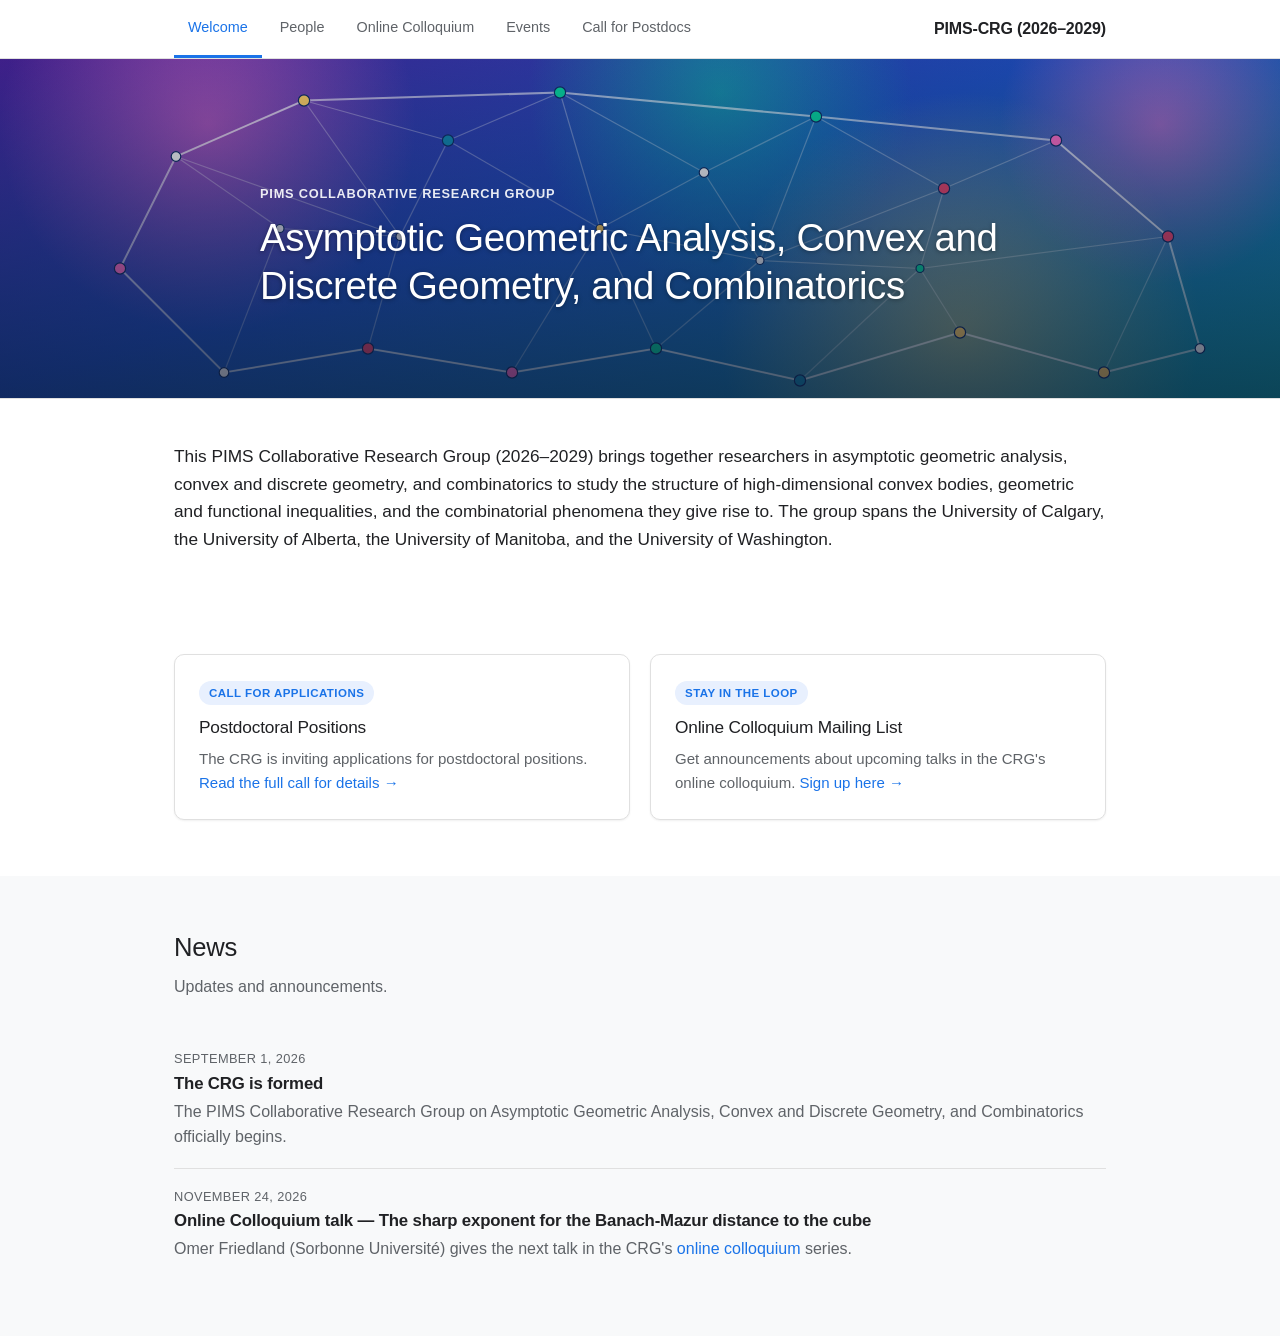
<file: index.html>
<!doctype html>
<html lang="en">
<head>
  <!-- Google tag (gtag.js) -->
  <script async src="https://www.googletagmanager.com/gtag/js?id=G-G0C8D9EV5F"></script>
  <script>
    window.dataLayer = window.dataLayer || [];
    function gtag(){dataLayer.push(arguments);}
    gtag('js', new Date());
    gtag('config', 'G-G0C8D9EV5F');
  </script>
  <meta charset="UTF-8" />
  <meta name="viewport" content="width=device-width, initial-scale=1.0" />
  <title>Welcome | PIMS-CRG (2026&ndash;2029)</title>
  <meta name="description" content="PIMS Collaborative Research Group (2026–2029): Asymptotic Geometric Analysis, Convex and Discrete Geometry, and Combinatorics." />
  <link rel="stylesheet" href="css/style.css" />
</head>
<body>

  <nav class="site-tabs">
    <div class="container">
      <div class="nav-left">
        <button class="nav-toggle" aria-label="Toggle navigation" aria-expanded="false">
          <span></span>
        </button>
        <div class="main-nav">
          <ul>
            <li><a href="index.html" class="active">Welcome</a></li>
            <li><a href="people.html">People</a></li>
            <li><a href="colloquium.html">Online Colloquium</a></li>
            <li><a href="events.html">Events</a></li>
            <li><a href="postdocs.html">Call for Postdocs</a></li>
          </ul>
        </div>
      </div>
      <a href="index.html" class="brand-inline">PIMS-CRG (2026&ndash;2029)</a>
    </div>
  </nav>

  <section class="hero-banner">
    <div class="container">
      <div class="hero-eyebrow">PIMS Collaborative Research Group</div>
      <h1>Asymptotic Geometric Analysis, Convex and Discrete Geometry, and Combinatorics</h1>
    </div>
  </section>

  <section class="intro-block">
    <div class="container">
      <p>
        This PIMS Collaborative Research Group (2026&ndash;2029) brings together
        researchers in asymptotic geometric analysis, convex and discrete geometry,
        and combinatorics to study the structure of high-dimensional convex bodies,
        geometric and functional inequalities, and the combinatorial phenomena they
        give rise to. The group spans the University of Calgary, the University of
        Alberta, the University of Manitoba, and the University of Washington.
      </p>
    </div>
  </section>

  <section>
    <div class="container grid grid-2">
      <div class="card">
        <span class="tag">Call for applications</span>
        <h3>Postdoctoral Positions</h3>
        <p>
          The CRG is inviting applications for postdoctoral positions.
          <a href="postdocs.html">Read the full call for details &rarr;</a>
        </p>
      </div>
      <div class="card">
        <span class="tag">Stay in the loop</span>
        <h3>Online Colloquium Mailing List</h3>
        <p>
          Get announcements about upcoming talks in the CRG's online colloquium.
          <a href="https://docs.google.com/forms/d/e/1FAIpQLSdbooinpxoPMPioJtc5lwDkZCcpFOWzXtExildClo802I8Ixw/viewform?usp=publish-editor">Sign up here &rarr;</a>
        </p>
      </div>
    </div>
  </section>

  <section class="alt">
    <div class="container">
      <div class="section-heading">
        <h2>News</h2>
        <p>Updates and announcements.</p>
      </div>

      <div class="news-item">
        <p class="news-date">September 1, 2026</p>
        <h3 class="news-title">The CRG is formed</h3>
        <p class="muted">The PIMS Collaborative Research Group on Asymptotic Geometric Analysis, Convex and Discrete Geometry, and Combinatorics officially begins.</p>
      </div>
      <div class="news-item">
        <p class="news-date">November 24, 2026</p>
        <h3 class="news-title">Online Colloquium talk &mdash; The sharp exponent for the Banach-Mazur distance to the cube</h3>
        <p class="muted">Omer Friedland (Sorbonne Universit&eacute;) gives the next talk in the CRG's <a href="colloquium.html">online colloquium</a> series.</p>
      </div>
    </div>
  </section>

  <script src="js/main.js"></script>
</body>
</html>
</file>
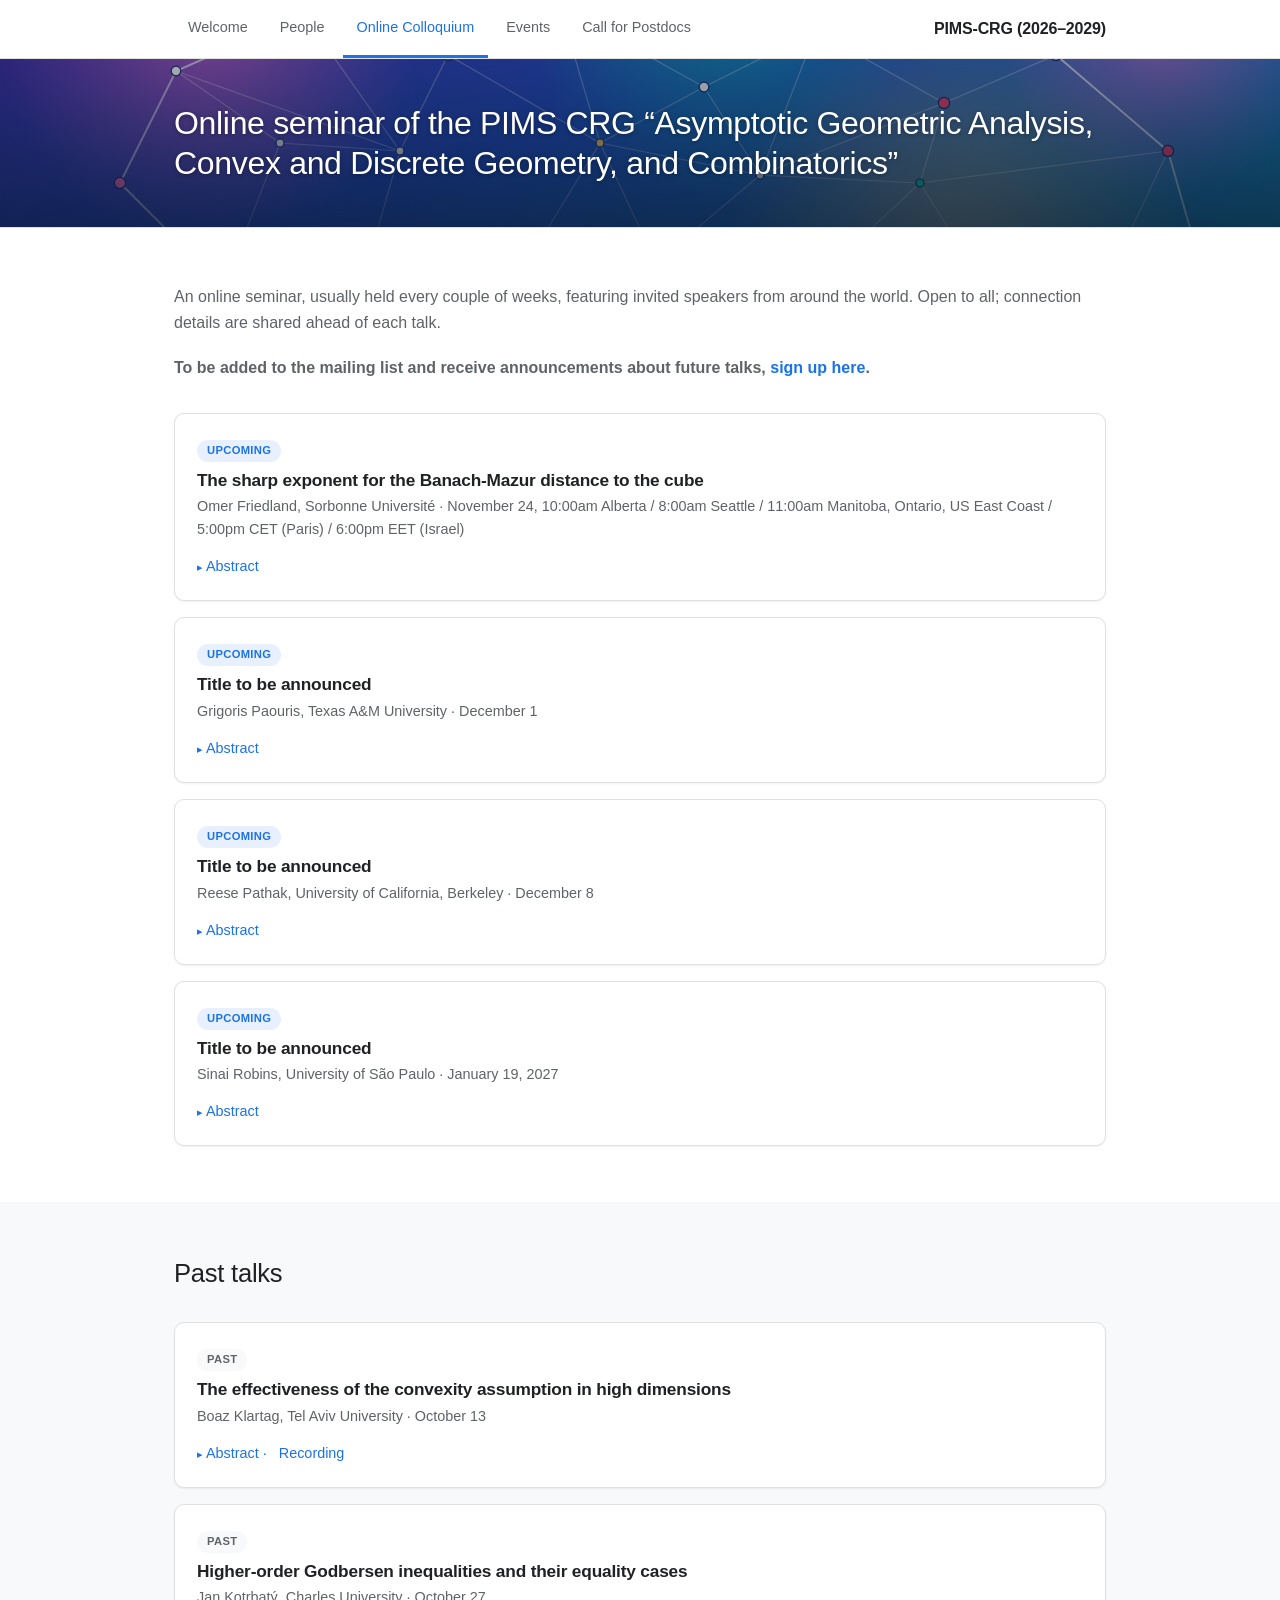
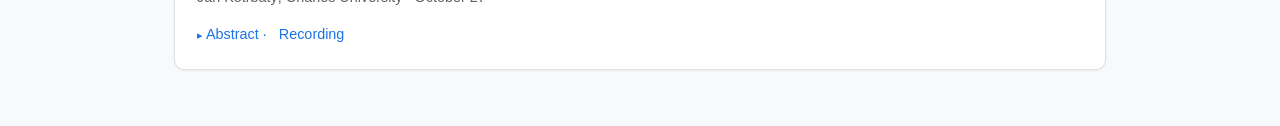
<file: colloquium.html>
<!doctype html>
<html lang="en">
<head>
  <meta charset="UTF-8" />
  <meta name="viewport" content="width=device-width, initial-scale=1.0" />
  <title>Online Colloquium | PIMS-CRG (2026&ndash;2029)</title>
  <link rel="stylesheet" href="css/style.css" />
</head>
<body>

  <nav class="site-tabs">
    <div class="container">
      <div class="nav-left">
        <button class="nav-toggle" aria-label="Toggle navigation" aria-expanded="false">
          <span></span>
        </button>
        <div class="main-nav">
          <ul>
            <li><a href="index.html">Welcome</a></li>
            <li><a href="people.html">People</a></li>
            <li><a href="colloquium.html" class="active">Online Colloquium</a></li>
            <li><a href="events.html">Events</a></li>
            <li><a href="postdocs.html">Call for Postdocs</a></li>
          </ul>
        </div>
      </div>
      <a href="index.html" class="brand-inline">PIMS-CRG (2026&ndash;2029)</a>
    </div>
  </nav>

  <div class="page-hero">
    <div class="container">
      <h1>Online seminar of the PIMS CRG &ldquo;Asymptotic Geometric Analysis, Convex and Discrete Geometry, and Combinatorics&rdquo;</h1>
    </div>
  </div>

  <section>
    <div class="container">
      <div class="section-heading wide">
        <p>An online seminar, usually held every couple of weeks, featuring invited speakers from around the world. Open to all; connection details are shared ahead of each talk.</p>
        <p><strong>To be added to the mailing list and receive announcements about future talks, <a href="https://docs.google.com/forms/d/e/1FAIpQLSdbooinpxoPMPioJtc5lwDkZCcpFOWzXtExildClo802I8Ixw/viewform?usp=publish-editor">sign up here</a>.</strong></p>
      </div>

      <div class="seminar-item">
        <span class="event-status">Upcoming</span>
        <h3 class="event-title">The sharp exponent for the Banach-Mazur distance to the cube</h3>
        <p class="event-meta">Omer Friedland, Sorbonne Universit&eacute; &middot; November 24, 10:00am Alberta / 8:00am Seattle / 11:00am Manitoba, Ontario, US East Coast / 5:00pm CET (Paris) / 6:00pm EET (Israel)</p>
        <details class="abstract-toggle">
          <summary>Abstract</summary>
          <p class="muted">
            In 1960, Gr&uuml;nbaum asked for an estimate of the Banach-Mazur radius
            of the n-dimensional cube. In joint work with Assaf Naor and Pierre
            Youssef, we proved an upper bound of order n^{2/3}. In a recent paper, I
            established a matching lower bound up to logarithmic factors, showing
            that the exponent 2/3 is sharp. I will discuss the main ideas behind
            these results.
          </p>
        </details>
      </div>

      <div class="seminar-item">
        <span class="event-status">Upcoming</span>
        <h3 class="event-title">Title to be announced</h3>
        <p class="event-meta">Grigoris Paouris, Texas A&amp;M University &middot; December 1</p>
        <details class="abstract-toggle">
          <summary>Abstract</summary>
          <p class="muted">Abstract to be announced.</p>
        </details>
      </div>

      <div class="seminar-item">
        <span class="event-status">Upcoming</span>
        <h3 class="event-title">Title to be announced</h3>
        <p class="event-meta">Reese Pathak, University of California, Berkeley &middot; December 8</p>
        <details class="abstract-toggle">
          <summary>Abstract</summary>
          <p class="muted">Abstract to be announced.</p>
        </details>
      </div>

      <div class="seminar-item">
        <span class="event-status">Upcoming</span>
        <h3 class="event-title">Title to be announced</h3>
        <p class="event-meta">Sinai Robins, University of S&atilde;o Paulo &middot; January 19, 2027</p>
        <details class="abstract-toggle">
          <summary>Abstract</summary>
          <p class="muted">Abstract to be announced.</p>
        </details>
      </div>
    </div>
  </section>

  <section class="alt">
    <div class="container">
      <div class="section-heading">
        <h2>Past talks</h2>
      </div>

      <div class="seminar-item">
        <span class="event-status past">Past</span>
        <h3 class="event-title">The effectiveness of the convexity assumption in high dimensions</h3>
        <p class="event-meta">Boaz Klartag, Tel Aviv University &middot; October 13</p>
        <details class="abstract-toggle">
          <summary>Abstract &middot; <a href="https://mathtube.org/lecture/video/effectiveness-convexity-assumption-high-dimensions">Recording</a></summary>
          <p class="muted">
            We survey progress from the past five years on the distribution of mass
            in high-dimensional convex bodies and in probability distributions with
            convexity properties. The concentration of measure phenomenon has
            traditionally been studied in highly regular or structured settings,
            such as spheres, Hamming cubes, Gaussian measures, Markov chains, and
            martingales. It turns out that convexity assumptions provide an
            alternative source of regularity in high dimensions with remarkably
            similar features: Lipschitz functions are highly concentrated,
            half-spaces are nearly optimal in the isoperimetric problem, and the
            central limit theorem is nearly as strong as in the setting of
            independent random variables. We will also discuss the role of
            Bourgain&rsquo;s slicing problem as a driving force behind advances in
            our understanding of the convexity assumption in high dimensions. Based
            on joint works with P. Bizeul and J. Lehec.
          </p>
        </details>
      </div>

      <div class="seminar-item">
        <span class="event-status past">Past</span>
        <h3 class="event-title">Higher-order Godbersen inequalities and their equality cases</h3>
        <p class="event-meta">Jan Kotrbat&yacute;, Charles University &middot; October 27</p>
        <details class="abstract-toggle">
          <summary>Abstract &middot; <a href="https://mathtube.org/lecture/video/higher-order-godbersen-inequalities-and-their-equality-cases">Recording</a></summary>
          <p class="muted">
            In his 1938 thesis, C. Godbersen conjectured that, among convex bodies of
            fixed positive volume, the mixed volume of a body and its reflection
            about the origin is maximized by simplices. Although not stated
            explicitly in Godbersen&rsquo;s thesis, it has been commonly conjectured
            that simplices are the only maximizers. Previously, only special cases
            and consequences of this conjecture were known. The former include
            convex bodies in dimensions two and three, bodies of constant width, and
            locally anti-blocking bodies. The latter include, for example, the
            Rogers&ndash;Shephard inequality for the volume of the difference body.
          </p>
          <p class="muted">
            In this talk we will present a full proof of Godbersen&rsquo;s
            conjecture, including the characterization of the equality cases. The
            proof of the inequality is motivated by a more general conjecture
            proposed in 2000 by R. Schneider, in which the body and its reflection
            are replaced by an array of natural embeddings of the body into a
            product space. The proof of equality cases uses a new characterization
            of simplices in terms of their face lattice. Moreover, our method
            extends naturally to this higher-order setting, providing a full proof
            of Schneider&rsquo;s conjecture.
          </p>
          <p class="muted">
            Based on joint work with F. Fry&scaron;, M. A. Mouamine, and S. Wang.
          </p>
        </details>
      </div>
    </div>
  </section>

  <script src="js/main.js"></script>
</body>
</html>
</file>
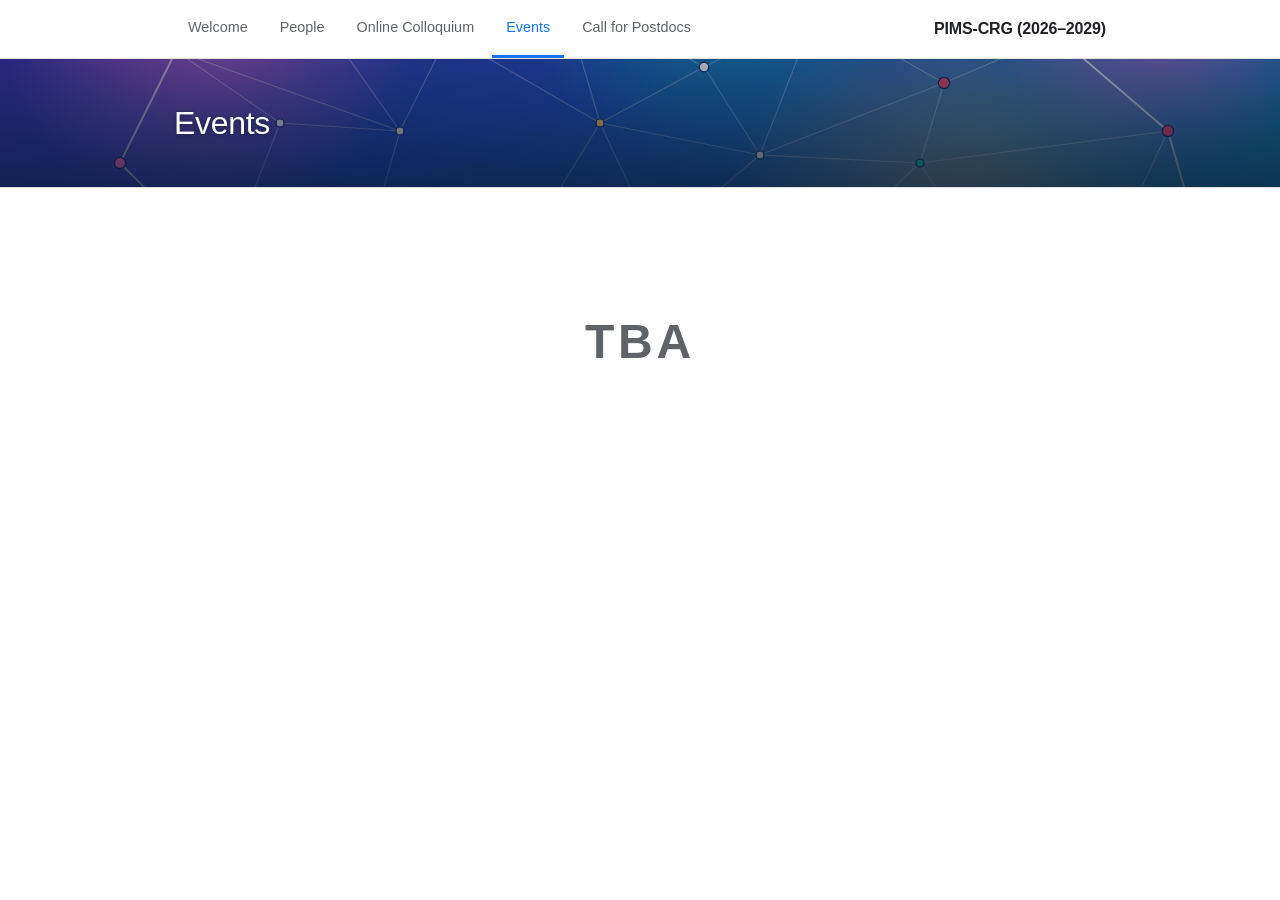
<file: events.html>
<!doctype html>
<html lang="en">
<head>
  <meta charset="UTF-8" />
  <meta name="viewport" content="width=device-width, initial-scale=1.0" />
  <title>Events | PIMS-CRG (2026&ndash;2029)</title>
  <link rel="stylesheet" href="css/style.css" />
</head>
<body>

  <nav class="site-tabs">
    <div class="container">
      <div class="nav-left">
        <button class="nav-toggle" aria-label="Toggle navigation" aria-expanded="false">
          <span></span>
        </button>
        <div class="main-nav">
          <ul>
            <li><a href="index.html">Welcome</a></li>
            <li><a href="people.html">People</a></li>
            <li><a href="colloquium.html">Online Colloquium</a></li>
            <li><a href="events.html" class="active">Events</a></li>
            <li><a href="postdocs.html">Call for Postdocs</a></li>
          </ul>
        </div>
      </div>
      <a href="index.html" class="brand-inline">PIMS-CRG (2026&ndash;2029)</a>
    </div>
  </nav>

  <div class="page-hero">
    <div class="container">
      <h1>Events</h1>
    </div>
  </div>

  <section>
    <div class="container">
      <p class="tba">TBA</p>
    </div>
  </section>

  <div hidden>
  <section>
    <div class="container">
      <div class="section-heading">
        <h2>Upcoming</h2>
      </div>

      <div class="event-item">
        <div class="event-date">
          <span class="day">00</span>
          <span class="month">Mon</span>
          <span class="year">2026</span>
        </div>
        <div>
          <span class="event-status">Upcoming</span>
          <h3 class="event-title">[Event name]</h3>
          <p class="event-meta">[Location / host institution] &middot; [Date range]</p>
          <p class="muted">[One-line description of the event.]</p>
        </div>
      </div>

      <div class="event-item">
        <div class="event-date">
          <span class="day">00</span>
          <span class="month">Mon</span>
          <span class="year">2026</span>
        </div>
        <div>
          <span class="event-status">Upcoming</span>
          <h3 class="event-title">[Event name]</h3>
          <p class="event-meta">[Location / host institution] &middot; [Date range]</p>
          <p class="muted">[One-line description of the event.]</p>
        </div>
      </div>

      <div class="event-item">
        <div class="event-date">
          <span class="day">00</span>
          <span class="month">Mon</span>
          <span class="year">2027</span>
        </div>
        <div>
          <span class="event-status">Upcoming</span>
          <h3 class="event-title">[Event name]</h3>
          <p class="event-meta">[Location / host institution] &middot; [Date range]</p>
          <p class="muted">[One-line description of the event.]</p>
        </div>
      </div>
    </div>
  </section>

  <section class="alt">
    <div class="container">
      <div class="section-heading">
        <h2>Past</h2>
      </div>

      <div class="event-item">
        <div class="event-date">
          <span class="day">00</span>
          <span class="month">Mon</span>
          <span class="year">2024</span>
        </div>
        <div>
          <span class="event-status past">Past</span>
          <h3 class="event-title">[Event name]</h3>
          <p class="event-meta">[Location / host institution] &middot; [Date range]</p>
        </div>
      </div>
    </div>
  </section>
  </div>

  <script src="js/main.js"></script>
</body>
</html>
</file>
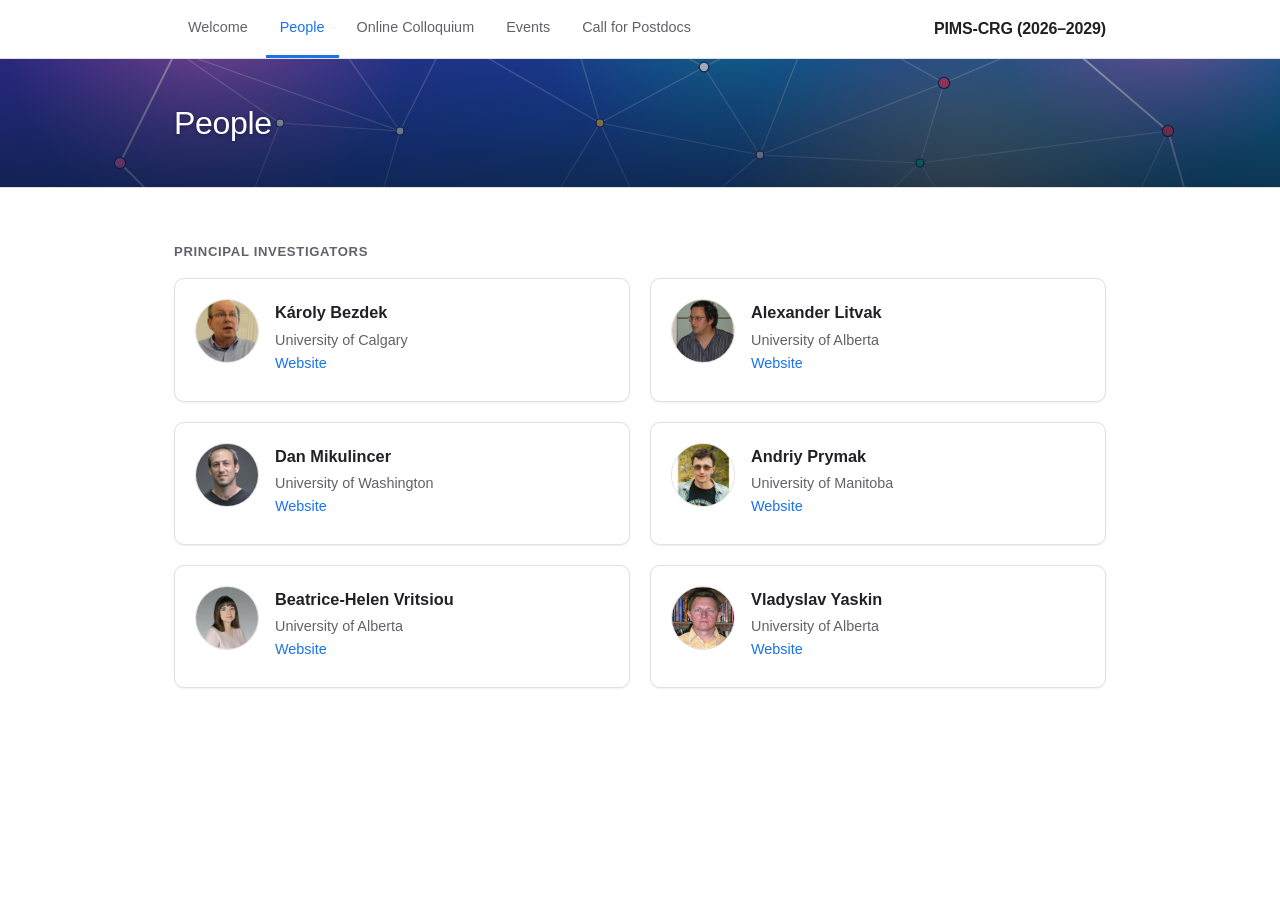
<file: people.html>
<!doctype html>
<html lang="en">
<head>
  <meta charset="UTF-8" />
  <meta name="viewport" content="width=device-width, initial-scale=1.0" />
  <title>People | PIMS-CRG (2026&ndash;2029)</title>
  <link rel="stylesheet" href="css/style.css" />
</head>
<body>

  <nav class="site-tabs">
    <div class="container">
      <div class="nav-left">
        <button class="nav-toggle" aria-label="Toggle navigation" aria-expanded="false">
          <span></span>
        </button>
        <div class="main-nav">
          <ul>
            <li><a href="index.html">Welcome</a></li>
            <li><a href="people.html" class="active">People</a></li>
            <li><a href="colloquium.html">Online Colloquium</a></li>
            <li><a href="events.html">Events</a></li>
            <li><a href="postdocs.html">Call for Postdocs</a></li>
          </ul>
        </div>
      </div>
      <a href="index.html" class="brand-inline">PIMS-CRG (2026&ndash;2029)</a>
    </div>
  </nav>

  <div class="page-hero">
    <div class="container">
      <h1>People</h1>
    </div>
  </div>

  <section>
    <div class="container">

      <div class="institution-group">
        <h3>Principal Investigators</h3>

        <div class="group-photo" hidden>[Group photo placeholder]</div>
        <p class="group-photo-caption" hidden>[Add a group photo from a CRG event]</p>

        <div class="grid grid-2">
          <div class="person-card">
            <div class="person-photo"><img src="images/people/bezdek.jpg" alt="K&aacute;roly Bezdek" /></div>
            <div>
              <p class="person-name">K&aacute;roly Bezdek</p>
              <p class="person-role">University of Calgary<br /><a href="https://profiles.ucalgary.ca/karoly-bezdek">Website</a></p>
            </div>
          </div>
          <div class="person-card">
            <div class="person-photo"><img src="images/people/litvak.jpg" alt="Alexander Litvak" /></div>
            <div>
              <p class="person-name">Alexander Litvak</p>
              <p class="person-role">University of Alberta<br /><a href="https://www.math.ualberta.ca/~alexandr/">Website</a></p>
            </div>
          </div>
          <div class="person-card">
            <div class="person-photo"><img src="images/people/mikulincer.jpg" alt="Dan Mikulincer" /></div>
            <div>
              <p class="person-name">Dan Mikulincer</p>
              <p class="person-role">University of Washington<br /><a href="https://www.math.washington.edu/people/dan-mikulincer">Website</a></p>
            </div>
          </div>
          <div class="person-card">
            <div class="person-photo"><img src="images/people/prymak.jpg" alt="Andriy Prymak" /></div>
            <div>
              <p class="person-name">Andriy Prymak</p>
              <p class="person-role">University of Manitoba<br /><a href="http://prymak.net/">Website</a></p>
            </div>
          </div>
          <div class="person-card">
            <div class="person-photo"><img src="images/people/vritsiou.jpg" alt="Beatrice-Helen Vritsiou" /></div>
            <div>
              <p class="person-name">Beatrice-Helen Vritsiou</p>
              <p class="person-role">University of Alberta<br /><a href="https://apps.ualberta.ca/directory/person/vritsiou">Website</a></p>
            </div>
          </div>
          <div class="person-card">
            <div class="person-photo"><img src="images/people/yaskin.jpg" alt="Vladyslav Yaskin" /></div>
            <div>
              <p class="person-name">Vladyslav Yaskin</p>
              <p class="person-role">University of Alberta<br /><a href="http://www.math.ualberta.ca/~vladyaskin/">Website</a></p>
            </div>
          </div>
        </div>
      </div>

      <div class="institution-group" hidden>
        <h3>Postdoctoral Fellows</h3>
        <div class="grid grid-2">
          <div class="person-card">
            <div class="person-photo">Photo</div>
            <div>
              <p class="person-name">[Full Name]</p>
              <p class="person-role">[Institution]</p>
            </div>
          </div>
          <div class="person-card">
            <div class="person-photo">Photo</div>
            <div>
              <p class="person-name">[Full Name]</p>
              <p class="person-role">[Institution]</p>
            </div>
          </div>
        </div>
      </div>

      <div class="institution-group" hidden>
        <h3>Graduate Students</h3>
        <div class="grid grid-2">
          <div class="person-card">
            <div class="person-photo">Photo</div>
            <div>
              <p class="person-name">[Full Name]</p>
              <p class="person-role">[Institution]</p>
            </div>
          </div>
        </div>
      </div>

    </div>
  </section>

  <script src="js/main.js"></script>
</body>
</html>
</file>
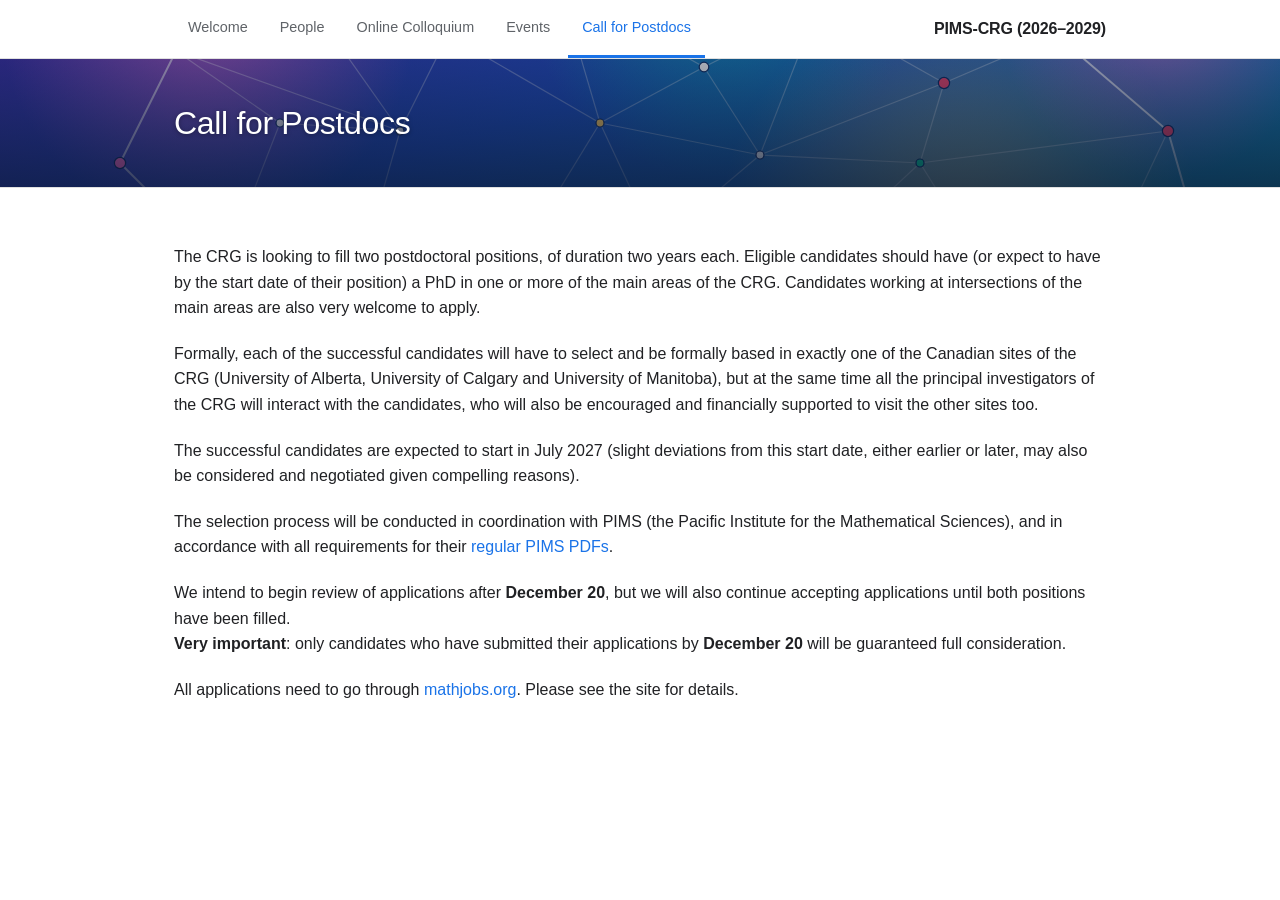
<file: postdocs.html>
<!doctype html>
<html lang="en">
<head>
  <meta charset="UTF-8" />
  <meta name="viewport" content="width=device-width, initial-scale=1.0" />
  <title>Call for Postdocs | PIMS-CRG (2026&ndash;2029)</title>
  <link rel="stylesheet" href="css/style.css" />
</head>
<body>

  <nav class="site-tabs">
    <div class="container">
      <div class="nav-left">
        <button class="nav-toggle" aria-label="Toggle navigation" aria-expanded="false">
          <span></span>
        </button>
        <div class="main-nav">
          <ul>
            <li><a href="index.html">Welcome</a></li>
            <li><a href="people.html">People</a></li>
            <li><a href="colloquium.html">Online Colloquium</a></li>
            <li><a href="events.html">Events</a></li>
            <li><a href="postdocs.html" class="active">Call for Postdocs</a></li>
          </ul>
        </div>
      </div>
      <a href="index.html" class="brand-inline">PIMS-CRG (2026&ndash;2029)</a>
    </div>
  </nav>

  <div class="page-hero">
    <div class="container">
      <h1>Call for Postdocs</h1>
    </div>
  </div>

  <section>
    <div class="container">
      <div class="block-list">
        <div class="block">
          <p>
            The CRG is looking to fill two postdoctoral positions, of duration two
            years each. Eligible candidates should have (or expect to have by the
            start date of their position) a PhD in one or more of the main areas of
            the CRG. Candidates working at intersections of the main areas are also
            very welcome to apply.
          </p>
        </div>
        <div class="block">
          <p>
            Formally, each of the successful candidates will have to select and be
            formally based in exactly one of the Canadian sites of the CRG
            (University of Alberta, University of Calgary and University of
            Manitoba), but at the same time all the principal investigators of the
            CRG will interact with the candidates, who will also be encouraged and
            financially supported to visit the other sites too.
          </p>
        </div>
        <div class="block">
          <p>
            The successful candidates are expected to start in July 2027
            (slight deviations from this start date, either earlier or later, may
            also be considered and negotiated given compelling reasons).
          </p>
        </div>
        <div class="block">
          <p>
            The selection process will be conducted in coordination with PIMS (the
            Pacific Institute for the Mathematical Sciences), and in accordance with
            all requirements for their
            <a href="https://pims.math.ca/programs/scientific/postdoctoral">regular PIMS PDFs</a>.
          </p>
        </div>
        <div class="block">
          <p>
            We intend to begin review of applications after
            <strong>December 20</strong>, but we will also continue accepting
            applications until both positions have been filled.
            <br /><strong>Very important</strong>: only candidates who have submitted
            their applications by <strong>December 20</strong> will be guaranteed
            full consideration.
          </p>
        </div>
        <div class="block">
          <p>
            All applications need to go through
            <a href="https://www.mathjobs.org/jobs/list/29364">mathjobs.org</a>.
            Please see the site for details.
          </p>
        </div>
      </div>
    </div>
  </section>

  <script src="js/main.js"></script>
</body>
</html>
</file>
<file: css/style.css>
/* ============================================
   PIMS CRG — shared stylesheet
   Google Sites–style layout: colored banner header,
   horizontal tab nav, rounded Material-style cards.
   ============================================ */

:root {
  --color-bg: #ffffff;
  --color-bg-alt: #f8f9fa;
  --color-text: #202124;
  --color-text-muted: #5f6368;
  --color-border: #e0e0e0;
  --color-primary: #1a73e8;
  --color-primary-dark: #174ea6;
  --color-banner: #1a56b8;
  --color-banner-dark: #123c82;
  --max-width: 980px;
  --radius: 10px;
  --font-sans: "Google Sans", "Segoe UI", Roboto, -apple-system, BlinkMacSystemFont, Helvetica, Arial, sans-serif;
}

* { box-sizing: border-box; }

[hidden] { display: none !important; }

body {
  margin: 0;
  font-family: var(--font-sans);
  color: var(--color-text);
  background: var(--color-bg);
  line-height: 1.6;
  font-size: 16px;
}

img { max-width: 100%; display: block; }

a { color: var(--color-primary); text-decoration: none; }
a:hover { text-decoration: underline; }

.container {
  max-width: var(--max-width);
  margin: 0 auto;
  padding: 0 24px;
}

h1, h2, h3 {
  font-weight: 500;
  line-height: 1.25;
  letter-spacing: -0.01em;
}

/* ---------- Tab navigation ---------- */

.site-tabs {
  background: #fff;
  border-bottom: 1px solid var(--color-border);
  position: sticky;
  top: 0;
  z-index: 10;
}
.site-tabs .container {
  display: flex;
  align-items: center;
  justify-content: space-between;
  gap: 16px;
}

.nav-left {
  display: flex;
  align-items: center;
}

.nav-toggle {
  display: none;
  background: none;
  border: none;
  padding: 14px 0;
  cursor: pointer;
}
.nav-toggle span,
.nav-toggle::before,
.nav-toggle::after {
  content: "";
  display: block;
  width: 22px;
  height: 2px;
  background: var(--color-text);
  margin: 4px 0;
}

.main-nav ul {
  list-style: none;
  display: flex;
  gap: 4px;
  margin: 0;
  padding: 0;
  flex-wrap: wrap;
}
.main-nav a {
  display: inline-block;
  color: var(--color-text-muted);
  text-decoration: none;
  font-size: 0.9rem;
  font-weight: 500;
  padding: 16px 14px;
  border-bottom: 3px solid transparent;
}
.main-nav a:hover {
  color: var(--color-primary);
  text-decoration: none;
}
.main-nav a.active {
  color: var(--color-primary);
  border-bottom-color: var(--color-primary);
}

.brand-inline {
  flex-shrink: 0;
  color: var(--color-text);
  text-decoration: none;
  font-size: 1rem;
  font-weight: 700;
  letter-spacing: -0.01em;
}
.brand-inline:hover {
  color: var(--color-primary);
  text-decoration: none;
}

@media (max-width: 720px) {
  .nav-toggle { display: block; }
  .main-nav {
    display: none;
    width: 100%;
  }
  .main-nav.open { display: block; }
  .main-nav ul { flex-direction: column; gap: 0; }
  .main-nav a { padding: 12px 4px; border-bottom: 1px solid var(--color-border); border-left: 3px solid transparent; }
  .main-nav a.active { border-bottom-color: var(--color-border); border-left-color: var(--color-primary); }
  .site-tabs .container { flex-wrap: wrap; }
  .nav-left { width: 100%; }
  .brand-inline { order: -1; padding: 14px 0; }
}

/* ---------- Hero banner (welcome page) ---------- */

.hero-banner {
  position: relative;
  min-height: 340px;
  display: flex;
  align-items: flex-end;
  background:
    linear-gradient(0deg, rgba(10, 20, 45, 0.65), rgba(10, 20, 45, 0.15)),
    url("../images/banner-geometry.svg") center / cover no-repeat;
  border-bottom: 1px solid var(--color-border);
}
.hero-banner .container { padding-top: 48px; padding-bottom: 32px; }
.hero-banner .hero-eyebrow {
  color: #fff;
  font-weight: 700;
  font-size: 0.8rem;
  text-transform: uppercase;
  letter-spacing: 0.06em;
  margin-bottom: 10px;
  opacity: 0.9;
}
.hero-banner h1 {
  color: #fff;
  font-size: 2.4rem;
  margin: 0;
  max-width: 760px;
  text-shadow: 0 1px 4px rgba(0, 0, 0, 0.35);
}

/* ---------- Intro / description block ---------- */

.intro-block { padding: 44px 0; }
.intro-block p {
  color: var(--color-text);
  font-size: 1.08rem;
  margin: 0;
}

/* ---------- News ---------- */

.news-item {
  padding: 18px 0;
  border-bottom: 1px solid var(--color-border);
}
.news-item:last-child { border-bottom: none; }
.news-date {
  color: var(--color-text-muted);
  font-size: 0.8rem;
  text-transform: uppercase;
  letter-spacing: 0.03em;
  margin: 0 0 4px;
}
.news-title { margin: 0 0 4px; font-size: 1.05rem; font-weight: 700; }
.news-item p.muted { margin: 0; }

/* ---------- Page hero (inner pages) ---------- */

.page-hero {
  padding: 44px 0 34px;
  background:
    linear-gradient(0deg, rgba(10, 20, 45, 0.72), rgba(10, 20, 45, 0.35)),
    url("../images/banner-geometry.svg") center / cover no-repeat;
  border-bottom: 1px solid var(--color-border);
}
.page-hero .hero-eyebrow {
  color: #fff;
  font-weight: 700;
  font-size: 0.8rem;
  text-transform: uppercase;
  letter-spacing: 0.06em;
  margin-bottom: 10px;
  opacity: 0.9;
}
.page-hero h1 {
  color: #fff;
  font-size: 2rem;
  margin: 0 0 10px;
  text-shadow: 0 1px 4px rgba(0, 0, 0, 0.35);
}
.page-hero p { color: rgba(255, 255, 255, 0.85); max-width: 640px; margin: 0; }

/* ---------- Buttons ---------- */

.btn {
  display: inline-block;
  padding: 11px 24px;
  border-radius: 24px;
  font-size: 0.92rem;
  font-weight: 500;
  text-decoration: none;
  cursor: pointer;
  border: 1px solid transparent;
}
.btn:hover { text-decoration: none; }
.btn-primary {
  background: var(--color-primary);
  color: #fff;
  box-shadow: 0 1px 3px rgba(26, 115, 232, 0.4);
}
.btn-primary:hover { background: var(--color-primary-dark); }
.btn-outline {
  background: #fff;
  color: var(--color-primary);
  border-color: var(--color-border);
}
.btn-outline:hover { background: var(--color-bg-alt); }

/* ---------- Sections ---------- */

main { padding-bottom: 20px; }

section { padding: 56px 0; }
section.alt { background: var(--color-bg-alt); }

.section-heading { margin-bottom: 32px; max-width: 680px; }
.section-heading h2 { font-size: 1.6rem; margin: 0 0 10px; }
.section-heading p { color: var(--color-text-muted); margin: 0; }
.section-heading p + p { margin-top: 20px; }
.section-heading.wide { max-width: none; }

/* ---------- Plain text blocks ---------- */

.block-list {
  display: flex;
  flex-direction: column;
  gap: 20px;
}
.block p {
  margin: 0;
  color: var(--color-text);
}

/* ---------- Grid / Cards ---------- */

.grid {
  display: grid;
  gap: 20px;
}
.grid-2 { grid-template-columns: repeat(2, 1fr); }
.grid-3 { grid-template-columns: repeat(3, 1fr); }

@media (max-width: 720px) {
  .grid-2, .grid-3 { grid-template-columns: 1fr; }
}

.card {
  background: #fff;
  border: 1px solid var(--color-border);
  border-radius: var(--radius);
  padding: 24px;
  box-shadow: 0 1px 2px rgba(60, 64, 67, 0.08);
}
.card .tag {
  display: inline-block;
  font-size: 0.72rem;
  font-weight: 700;
  text-transform: uppercase;
  letter-spacing: 0.04em;
  color: var(--color-primary);
  background: #e8f0fe;
  padding: 3px 10px;
  border-radius: 999px;
  margin-bottom: 12px;
}
.card h3 { margin: 0 0 8px; font-size: 1.08rem; }
.card p { margin: 0; color: var(--color-text-muted); font-size: 0.94rem; }

/* ---------- People ---------- */

.institution-group { margin-bottom: 44px; }
.institution-group:last-child { margin-bottom: 0; }
.institution-group h3 {
  font-size: 0.82rem;
  color: var(--color-text-muted);
  text-transform: uppercase;
  letter-spacing: 0.05em;
  font-weight: 700;
  margin: 0 0 18px;
}

.person-card {
  display: flex;
  gap: 16px;
  align-items: flex-start;
  background: #fff;
  border: 1px solid var(--color-border);
  border-radius: var(--radius);
  padding: 20px;
  box-shadow: 0 1px 2px rgba(60, 64, 67, 0.08);
}
.person-photo {
  width: 64px;
  height: 64px;
  border-radius: 50%;
  background: var(--color-bg-alt);
  border: 1px solid var(--color-border);
  flex-shrink: 0;
  display: flex;
  align-items: center;
  justify-content: center;
  color: var(--color-text-muted);
  font-size: 0.65rem;
  text-align: center;
  overflow: hidden;
}
.person-photo img {
  width: 100%;
  height: 100%;
  object-fit: cover;
}
.person-name { font-weight: 700; margin: 0; font-size: 1.02rem; }
.person-role { color: var(--color-text-muted); font-size: 0.9rem; margin: 3px 0 6px; }
.person-bio { color: var(--color-text-muted); font-size: 0.9rem; margin: 0; }

.group-photo {
  width: 100%;
  background: var(--color-bg-alt);
  border: 1px solid var(--color-border);
  border-radius: var(--radius);
  aspect-ratio: 16 / 7;
  display: flex;
  align-items: center;
  justify-content: center;
  color: var(--color-text-muted);
  font-size: 0.9rem;
  margin-bottom: 8px;
}
.group-photo-caption {
  color: var(--color-text-muted);
  font-size: 0.85rem;
  font-style: italic;
  margin: 0 0 28px;
}

/* ---------- TBA placeholder ---------- */

.tba {
  text-align: center;
  font-size: 3rem;
  font-weight: 700;
  letter-spacing: 0.08em;
  color: var(--color-text-muted);
  padding: 60px 0;
  margin: 0;
}

/* ---------- Events / Seminars ---------- */

.event-item {
  display: flex;
  gap: 20px;
  padding: 22px;
  background: #fff;
  border: 1px solid var(--color-border);
  border-radius: var(--radius);
  box-shadow: 0 1px 2px rgba(60, 64, 67, 0.08);
  margin-bottom: 16px;
}
.event-item:last-child { margin-bottom: 0; }

.event-date {
  display: flex;
  flex-direction: column;
  align-items: center;
  justify-content: center;
  flex-shrink: 0;
  width: 72px;
  background: var(--color-bg-alt);
  border-radius: 8px;
  padding: 10px 0;
}
.event-date .day { font-size: 1.4rem; font-weight: 700; line-height: 1; }
.event-date .month { font-size: 0.8rem; color: var(--color-text-muted); text-transform: uppercase; }
.event-date .year { font-size: 0.75rem; color: var(--color-text-muted); }

.event-title { margin: 0 0 4px; font-size: 1.08rem; font-weight: 700; }
.event-meta { color: var(--color-text-muted); font-size: 0.9rem; margin: 0 0 6px; }
.event-status {
  display: inline-block;
  font-size: 0.7rem;
  font-weight: 700;
  text-transform: uppercase;
  letter-spacing: 0.03em;
  color: var(--color-primary);
  background: #e8f0fe;
  padding: 2px 10px;
  border-radius: 999px;
  margin-bottom: 8px;
}
.event-status.past { color: var(--color-text-muted); background: var(--color-bg-alt); }

.seminar-item {
  padding: 22px;
  background: #fff;
  border: 1px solid var(--color-border);
  border-radius: var(--radius);
  box-shadow: 0 1px 2px rgba(60, 64, 67, 0.08);
  margin-bottom: 16px;
}
.seminar-item:last-child { margin-bottom: 0; }

.pub-links a {
  font-size: 0.88rem;
  margin-right: 16px;
  font-weight: 500;
}

.abstract-toggle { margin-top: 14px; }
.abstract-toggle summary {
  cursor: pointer;
  color: var(--color-primary);
  font-weight: 500;
  font-size: 0.9rem;
  list-style: none;
}
.abstract-toggle summary::-webkit-details-marker { display: none; }
.abstract-toggle summary::before {
  content: "▸ ";
  font-size: 0.75em;
}
.abstract-toggle[open] summary::before { content: "▾ "; }
.abstract-toggle summary a { margin-left: 8px; }
.abstract-toggle p { margin: 10px 0 0; }

/* ---------- Contact ---------- */

.contact-block {
  background: #fff;
  border: 1px solid var(--color-border);
  border-radius: var(--radius);
  padding: 24px;
  box-shadow: 0 1px 2px rgba(60, 64, 67, 0.08);
  display: flex;
  flex-direction: column;
  gap: 16px;
}
.contact-row { display: flex; gap: 12px; flex-wrap: wrap; }
.contact-label { font-weight: 700; min-width: 140px; flex-shrink: 0; }
.contact-value { color: var(--color-text-muted); }

form.contact-form {
  display: flex;
  flex-direction: column;
  gap: 16px;
  background: #fff;
  border: 1px solid var(--color-border);
  border-radius: var(--radius);
  padding: 24px;
  box-shadow: 0 1px 2px rgba(60, 64, 67, 0.08);
}
.form-row label {
  display: block;
  font-weight: 700;
  font-size: 0.88rem;
  margin-bottom: 6px;
}
.form-row input,
.form-row textarea {
  width: 100%;
  padding: 10px 12px;
  border: 1px solid var(--color-border);
  border-radius: 6px;
  font-family: inherit;
  font-size: 0.95rem;
}
.form-row input:focus,
.form-row textarea:focus {
  outline: 2px solid var(--color-primary);
  outline-offset: 1px;
}
.form-row textarea { resize: vertical; min-height: 110px; }

/* ---------- Footer ---------- */

.site-footer {
  border-top: 1px solid var(--color-border);
  padding: 20px 0;
  color: var(--color-text-muted);
  font-size: 0.85rem;
}
.site-footer .container {
  display: flex;
  justify-content: space-between;
  flex-wrap: wrap;
  gap: 10px;
}
.site-footer a { color: var(--color-text-muted); }

/* ---------- Utility ---------- */

.muted { color: var(--color-text-muted); }
</file>
